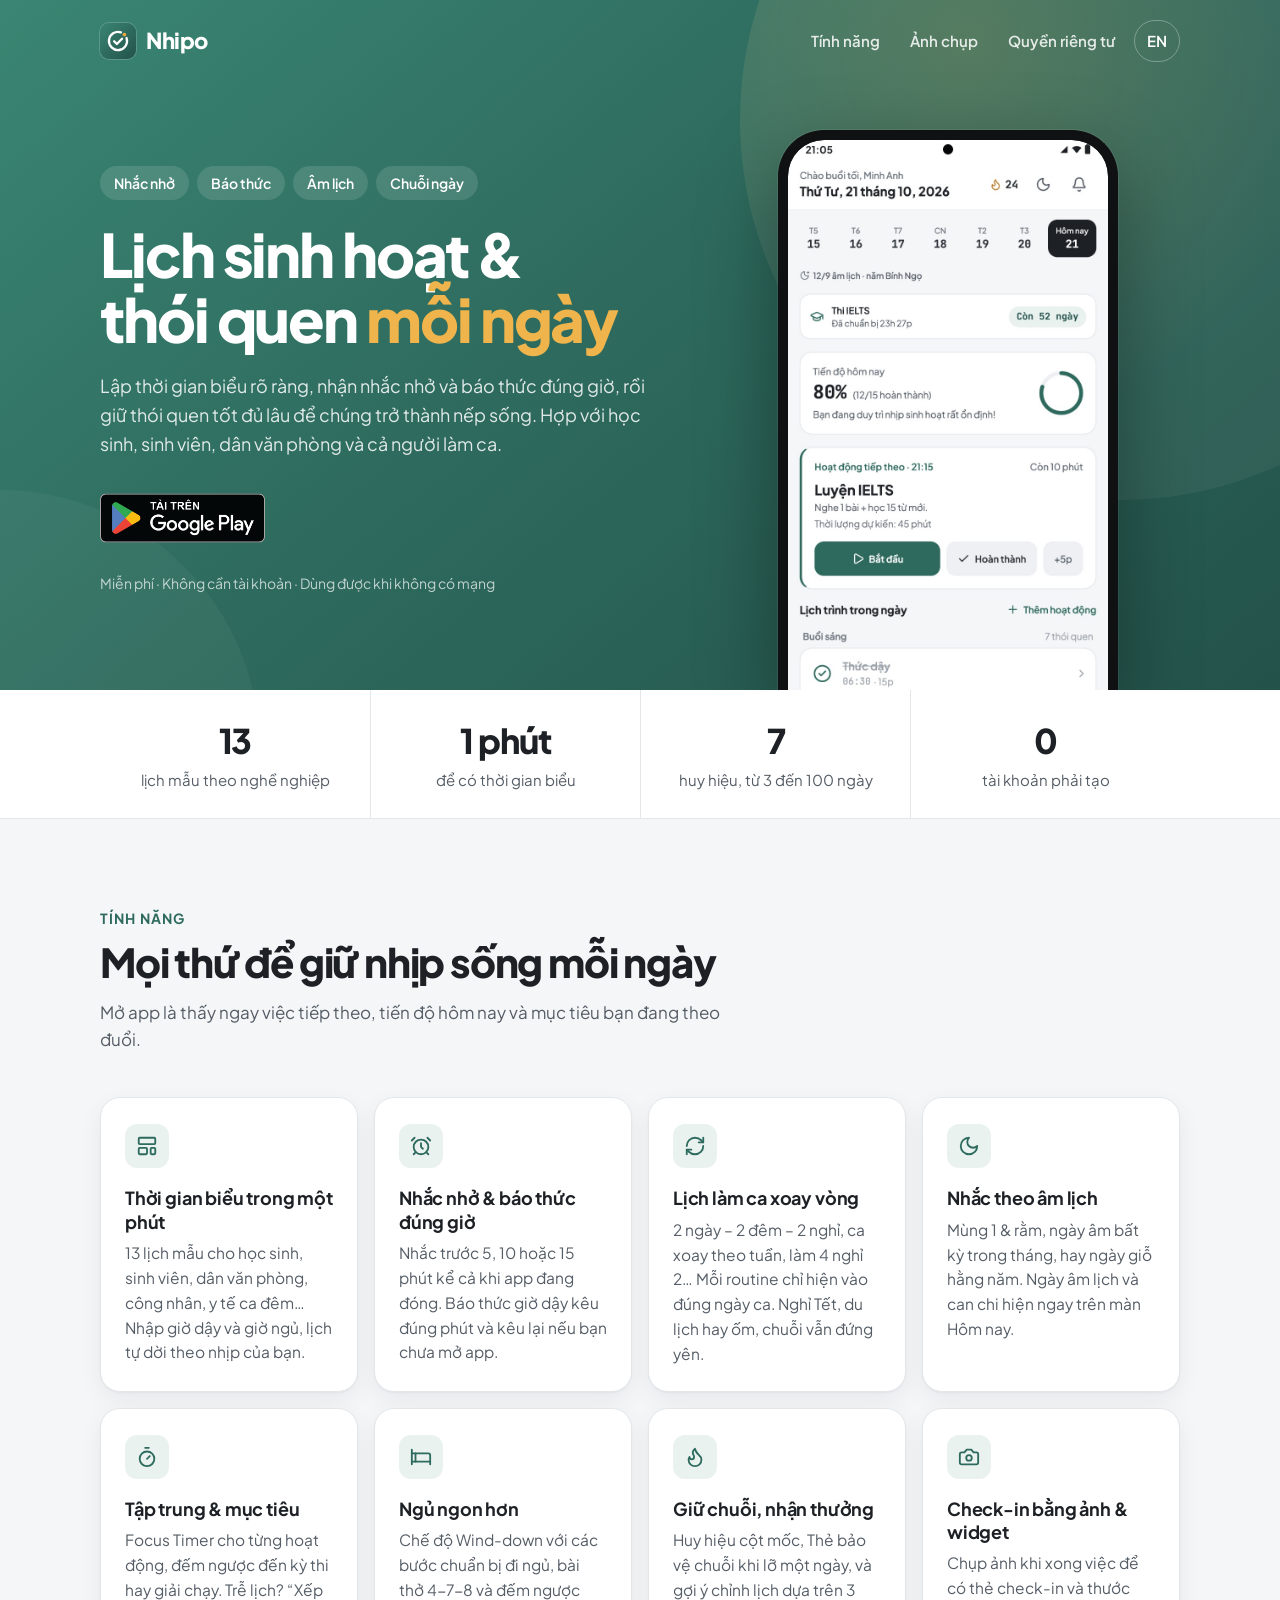
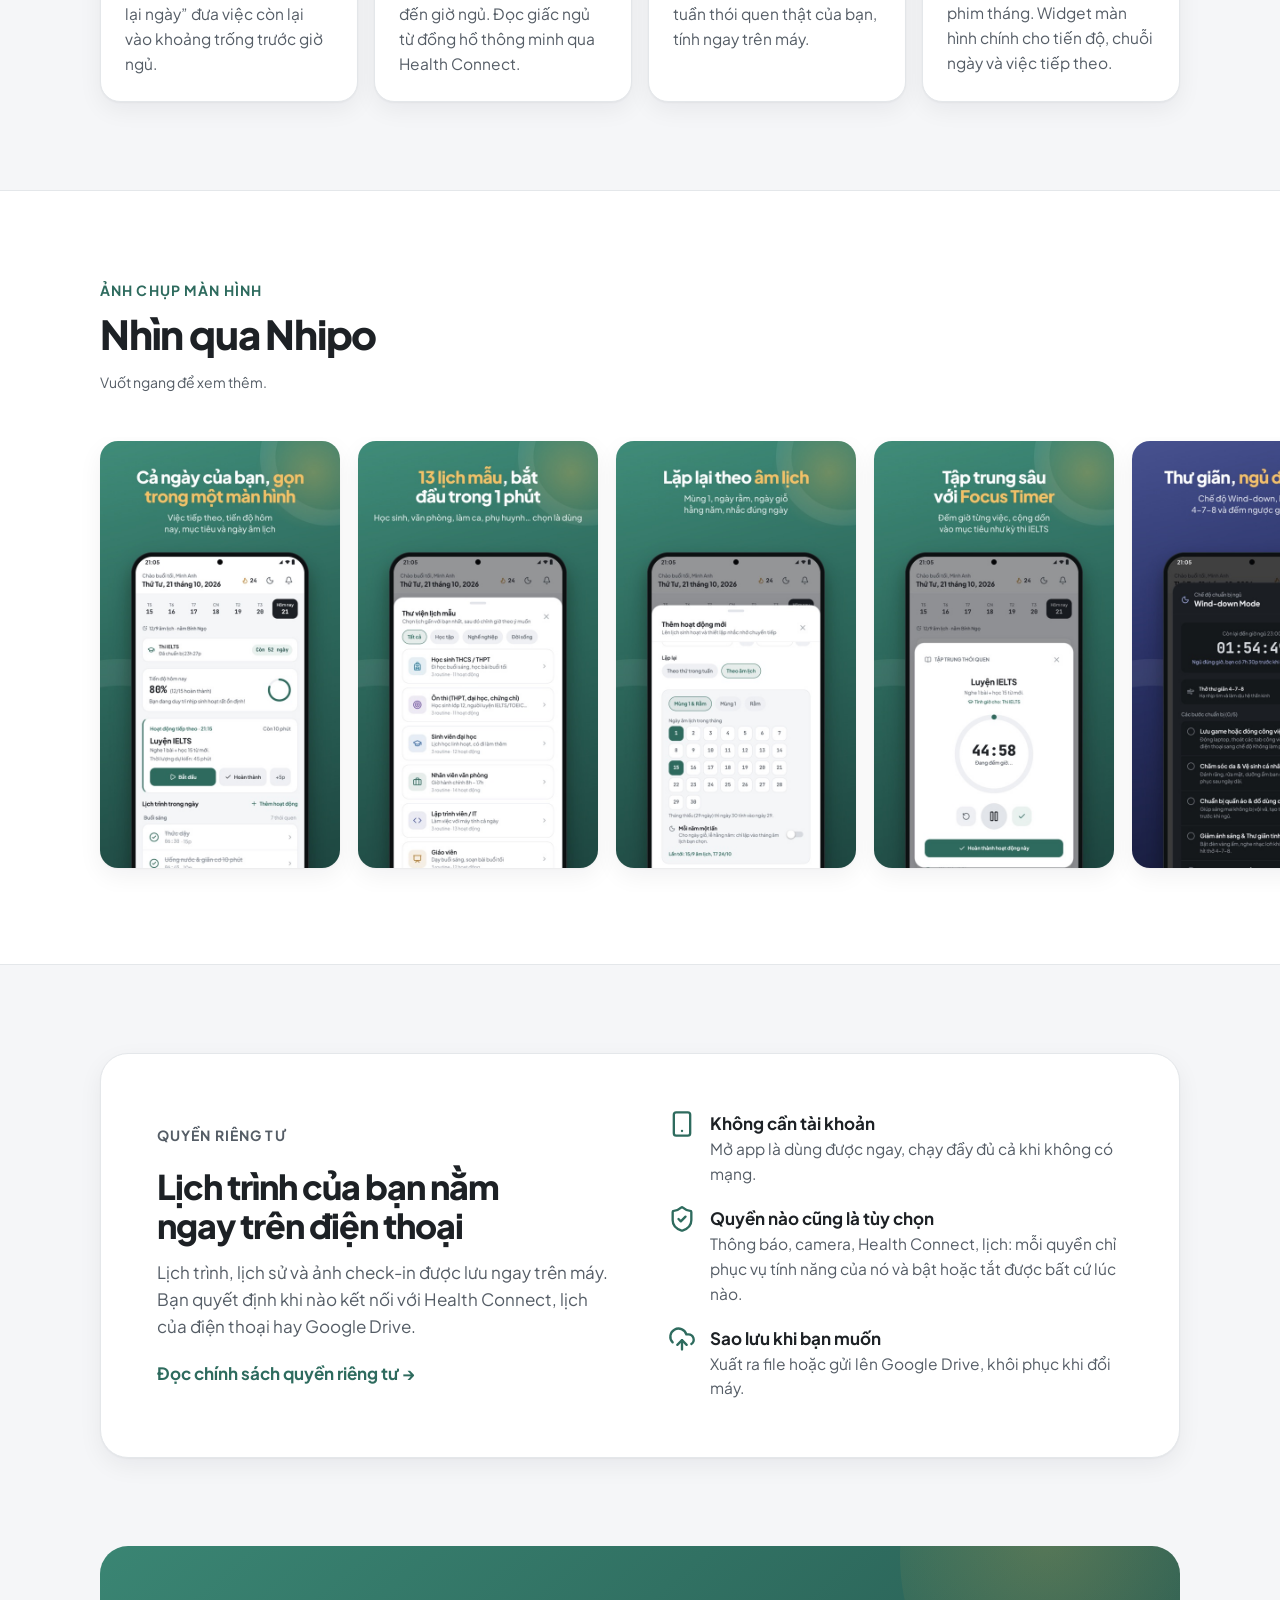
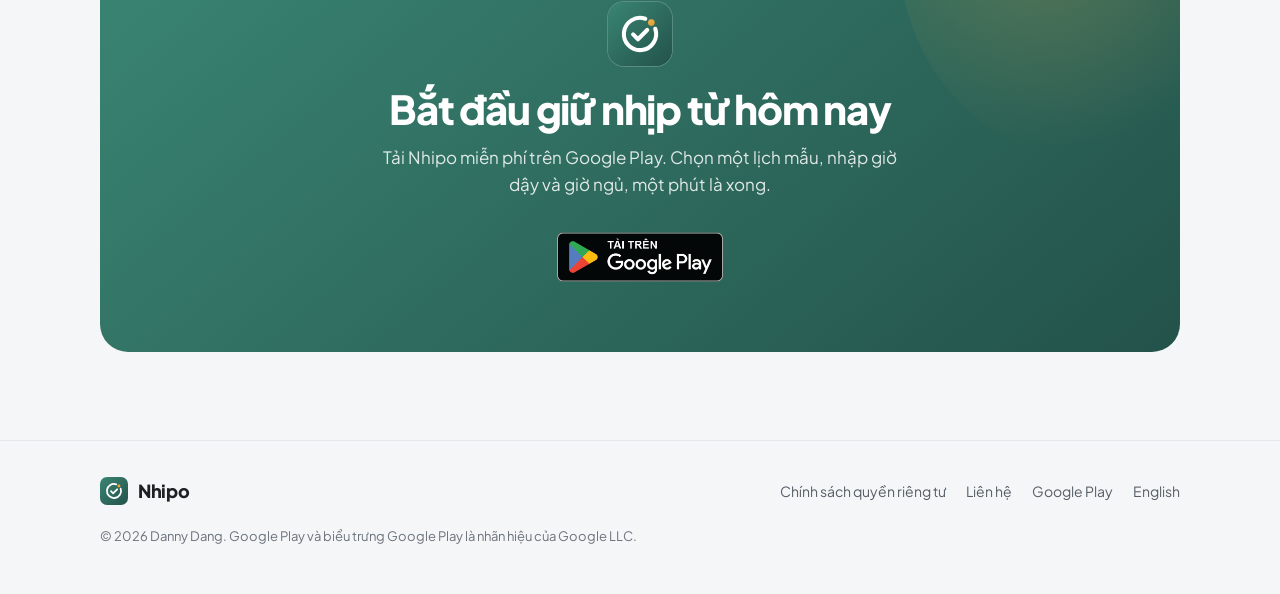
<file: index.html>
<!doctype html>
<html lang="vi">
<head>
  <meta charset="utf-8">
  <meta name="viewport" content="width=device-width, initial-scale=1">
  <title>Nhipo – Lịch sinh hoạt &amp; theo dõi thói quen mỗi ngày</title>
  <meta name="description" content="Nhipo giúp bạn lập thời gian biểu hằng ngày, nhận nhắc nhở và báo thức đúng giờ, theo dõi thói quen với chuỗi ngày và check-in bằng ảnh. Có lịch làm ca, nhắc theo âm lịch. Không cần tài khoản.">
  <link rel="canonical" href="https://llamas-laptrinh.github.io/">
  <link rel="alternate" hreflang="vi" href="https://llamas-laptrinh.github.io/">
  <link rel="alternate" hreflang="en" href="https://llamas-laptrinh.github.io/en/">
  <link rel="alternate" hreflang="x-default" href="https://llamas-laptrinh.github.io/">
  <meta name="theme-color" content="#2E6B5E">
  <link rel="icon" href="assets/icon.svg" type="image/svg+xml">
  <link rel="icon" href="favicon.png" sizes="32x32" type="image/png">
  <link rel="apple-touch-icon" href="assets/apple-touch-icon.png">

  <meta property="og:type" content="website">
  <meta property="og:site_name" content="Nhipo">
  <meta property="og:locale" content="vi_VN">
  <meta property="og:url" content="https://llamas-laptrinh.github.io/">
  <meta property="og:title" content="Nhipo – Lịch sinh hoạt &amp; thói quen mỗi ngày">
  <meta property="og:description" content="Thời gian biểu hằng ngày, nhắc nhở &amp; báo thức, theo dõi thói quen, lịch làm ca.">
  <meta property="og:image" content="https://llamas-laptrinh.github.io/assets/og-vi.jpg">
  <meta property="og:image:width" content="1024">
  <meta property="og:image:height" content="500">
  <meta name="twitter:card" content="summary_large_image">

  <link rel="preconnect" href="https://fonts.googleapis.com">
  <link rel="preconnect" href="https://fonts.gstatic.com" crossorigin>
  <link rel="stylesheet" href="https://fonts.googleapis.com/css2?family=Plus+Jakarta+Sans:wght@400;500;600;700;800&amp;display=swap">
  <link rel="stylesheet" href="assets/style.css">
</head>
<body>
  <a class="skip" href="#main">Bỏ qua đến nội dung</a>

  <header class="hero">
    <nav class="nav wrap" aria-label="Chính">
      <a class="brand" href="./">
        <img src="assets/icon.svg" alt="" width="36" height="36">
        Nhipo
      </a>
      <ul class="nav-links">
        <li class="hide-sm"><a href="#tinh-nang">Tính năng</a></li>
        <li class="hide-sm"><a href="#anh-chup">Ảnh chụp</a></li>
        <li class="hide-sm"><a href="#quyen-rieng-tu">Quyền riêng tư</a></li>
        <li><a class="lang" href="en/" hreflang="en" lang="en">EN</a></li>
      </ul>
    </nav>

    <div class="hero-grid wrap">
      <div class="hero-copy">
        <ul class="chips" aria-label="Điểm nổi bật">
          <li>Nhắc nhở</li>
          <li>Báo thức</li>
          <li>Âm lịch</li>
          <li>Chuỗi ngày</li>
        </ul>
        <h1>Lịch sinh hoạt &amp; thói quen <em>mỗi ngày</em></h1>
        <p class="lede">Lập thời gian biểu rõ ràng, nhận nhắc nhở và báo thức đúng giờ, rồi giữ thói quen tốt đủ lâu để chúng trở thành nếp sống. Hợp với học sinh, sinh viên, dân văn phòng và cả người làm ca.</p>
        <a class="store-badge" href="https://play.google.com/store/apps/details?id=com.dtddev.dailyroutine&amp;hl=vi">
          <img src="assets/google-play-vi.png" alt="Tải ứng dụng trên Google Play" width="646" height="250">
        </a>
        <p class="hero-meta">Miễn phí · Không cần tài khoản · Dùng được khi không có mạng</p>
      </div>
      <div class="phone-wrap">
        <div class="phone">
          <img src="assets/hero-vi.jpg" alt="Màn hình Hôm nay của Nhipo: tiến độ 80%, chuỗi 24 ngày, mục tiêu thi IELTS và hoạt động tiếp theo" width="756" height="1398">
        </div>
      </div>
    </div>
  </header>

  <main id="main">
    <div class="stats">
      <ul class="wrap">
        <li><strong>13</strong>lịch mẫu theo nghề nghiệp</li>
        <li><strong>1 phút</strong>để có thời gian biểu</li>
        <li><strong>7</strong>huy hiệu, từ 3 đến 100 ngày</li>
        <li><strong>0</strong>tài khoản phải tạo</li>
      </ul>
    </div>

    <section id="tinh-nang">
      <div class="wrap">
        <div class="section-head">
          <p class="eyebrow">Tính năng</p>
          <h2>Mọi thứ để giữ nhịp sống mỗi ngày</h2>
          <p>Mở app là thấy ngay việc tiếp theo, tiến độ hôm nay và mục tiêu bạn đang theo đuổi.</p>
        </div>

        <ul class="features">
          <li class="feature">
            <span class="icon"><svg viewBox="0 0 24 24" fill="none" stroke="currentColor" stroke-width="2" stroke-linecap="round" stroke-linejoin="round" aria-hidden="true"><rect width="18" height="7" x="3" y="3" rx="1"/><rect width="9" height="7" x="3" y="14" rx="1"/><rect width="5" height="7" x="16" y="14" rx="1"/></svg></span>
            <h3>Thời gian biểu trong một phút</h3>
            <p>13 lịch mẫu cho học sinh, sinh viên, dân văn phòng, công nhân, y tế ca đêm… Nhập giờ dậy và giờ ngủ, lịch tự dời theo nhịp của bạn.</p>
          </li>
          <li class="feature">
            <span class="icon"><svg viewBox="0 0 24 24" fill="none" stroke="currentColor" stroke-width="2" stroke-linecap="round" stroke-linejoin="round" aria-hidden="true"><circle cx="12" cy="13" r="8"/><path d="M12 9v4l2 2"/><path d="M5 3 2 6"/><path d="m22 6-3-3"/><path d="M6.38 18.7 4 21"/><path d="M17.64 18.67 20 21"/></svg></span>
            <h3>Nhắc nhở &amp; báo thức đúng giờ</h3>
            <p>Nhắc trước 5, 10 hoặc 15 phút kể cả khi app đang đóng. Báo thức giờ dậy kêu đúng phút và kêu lại nếu bạn chưa mở app.</p>
          </li>
          <li class="feature">
            <span class="icon"><svg viewBox="0 0 24 24" fill="none" stroke="currentColor" stroke-width="2" stroke-linecap="round" stroke-linejoin="round" aria-hidden="true"><path d="M3 12a9 9 0 0 1 9-9 9.75 9.75 0 0 1 6.74 2.74L21 8"/><path d="M21 3v5h-5"/><path d="M21 12a9 9 0 0 1-9 9 9.75 9.75 0 0 1-6.74-2.74L3 16"/><path d="M8 16H3v5"/></svg></span>
            <h3>Lịch làm ca xoay vòng</h3>
            <p>2 ngày – 2 đêm – 2 nghỉ, ca xoay theo tuần, làm 4 nghỉ 2… Mỗi routine chỉ hiện vào đúng ngày ca. Nghỉ Tết, du lịch hay ốm, chuỗi vẫn đứng yên.</p>
          </li>
          <li class="feature">
            <span class="icon"><svg viewBox="0 0 24 24" fill="none" stroke="currentColor" stroke-width="2" stroke-linecap="round" stroke-linejoin="round" aria-hidden="true"><path d="M12 3a6 6 0 0 0 9 9 9 9 0 1 1-9-9Z"/></svg></span>
            <h3>Nhắc theo âm lịch</h3>
            <p>Mùng 1 &amp; rằm, ngày âm bất kỳ trong tháng, hay ngày giỗ hằng năm. Ngày âm lịch và can chi hiện ngay trên màn Hôm nay.</p>
          </li>
          <li class="feature">
            <span class="icon"><svg viewBox="0 0 24 24" fill="none" stroke="currentColor" stroke-width="2" stroke-linecap="round" stroke-linejoin="round" aria-hidden="true"><line x1="10" x2="14" y1="2" y2="2"/><line x1="12" x2="15" y1="14" y2="11"/><circle cx="12" cy="14" r="8"/></svg></span>
            <h3>Tập trung &amp; mục tiêu</h3>
            <p>Focus Timer cho từng hoạt động, đếm ngược đến kỳ thi hay giải chạy. Trễ lịch? “Xếp lại ngày” đưa việc còn lại vào khoảng trống trước giờ ngủ.</p>
          </li>
          <li class="feature">
            <span class="icon"><svg viewBox="0 0 24 24" fill="none" stroke="currentColor" stroke-width="2" stroke-linecap="round" stroke-linejoin="round" aria-hidden="true"><path d="M2 4v16"/><path d="M2 8h18a2 2 0 0 1 2 2v10"/><path d="M2 17h20"/><path d="M6 8v9"/></svg></span>
            <h3>Ngủ ngon hơn</h3>
            <p>Chế độ Wind-down với các bước chuẩn bị đi ngủ, bài thở 4-7-8 và đếm ngược đến giờ ngủ. Đọc giấc ngủ từ đồng hồ thông minh qua Health Connect.</p>
          </li>
          <li class="feature">
            <span class="icon"><svg viewBox="0 0 24 24" fill="none" stroke="currentColor" stroke-width="2" stroke-linecap="round" stroke-linejoin="round" aria-hidden="true"><path d="M8.5 14.5A2.5 2.5 0 0 0 11 12c0-1.38-.5-2-1-3-1.072-2.143-.224-4.054 2-6 .5 2.5 2 4.9 4 6.5 2 1.6 3 3.5 3 5.5a7 7 0 1 1-14 0c0-1.153.433-2.294 1-3a2.5 2.5 0 0 0 2.5 2.5z"/></svg></span>
            <h3>Giữ chuỗi, nhận thưởng</h3>
            <p>Huy hiệu cột mốc, Thẻ bảo vệ chuỗi khi lỡ một ngày, và gợi ý chỉnh lịch dựa trên 3 tuần thói quen thật của bạn, tính ngay trên máy.</p>
          </li>
          <li class="feature">
            <span class="icon"><svg viewBox="0 0 24 24" fill="none" stroke="currentColor" stroke-width="2" stroke-linecap="round" stroke-linejoin="round" aria-hidden="true"><path d="M14.5 4h-5L7 7H4a2 2 0 0 0-2 2v9a2 2 0 0 0 2 2h16a2 2 0 0 0 2-2V9a2 2 0 0 0-2-2h-3l-2.5-3z"/><circle cx="12" cy="13" r="3"/></svg></span>
            <h3>Check-in bằng ảnh &amp; widget</h3>
            <p>Chụp ảnh khi xong việc để có thẻ check-in và thước phim tháng. Widget màn hình chính cho tiến độ, chuỗi ngày và việc tiếp theo.</p>
          </li>
        </ul>
      </div>
    </section>

    <section id="anh-chup" class="shots-section">
      <div class="wrap">
        <div class="section-head">
          <p class="eyebrow">Ảnh chụp màn hình</p>
          <h2>Nhìn qua Nhipo</h2>
          <p class="shots-hint">Vuốt ngang để xem thêm.</p>
        </div>
      </div>
      <ul class="shots" tabindex="0" aria-label="Ảnh chụp màn hình Nhipo">
        <li><img src="assets/shots/vi/1-today.jpg" alt="Màn hình Hôm nay" width="540" height="960" loading="lazy"></li>
        <li><img src="assets/shots/vi/2-templates.jpg" alt="Thư viện lịch mẫu" width="540" height="960" loading="lazy"></li>
        <li><img src="assets/shots/vi/3-lunar.jpg" alt="Lặp lại theo âm lịch" width="540" height="960" loading="lazy"></li>
        <li><img src="assets/shots/vi/4-focus.jpg" alt="Focus Timer" width="540" height="960" loading="lazy"></li>
        <li><img src="assets/shots/vi/5-winddown.jpg" alt="Chế độ Wind-down trước giờ ngủ" width="540" height="960" loading="lazy"></li>
        <li><img src="assets/shots/vi/6-streak.jpg" alt="Chuỗi ngày và thẻ bảo vệ chuỗi" width="540" height="960" loading="lazy"></li>
        <li><img src="assets/shots/vi/7-suggestions.jpg" alt="Gợi ý điều chỉnh lịch" width="540" height="960" loading="lazy"></li>
        <li><img src="assets/shots/vi/8-shifts.jpg" alt="Lịch ca xoay vòng" width="540" height="960" loading="lazy"></li>
      </ul>
    </section>

    <section id="quyen-rieng-tu">
      <div class="wrap">
        <div class="privacy">
          <div>
            <p class="eyebrow">Quyền riêng tư</p>
            <h2>Lịch trình của bạn nằm ngay trên điện thoại</h2>
            <p>Lịch trình, lịch sử và ảnh check-in được lưu ngay trên máy. Bạn quyết định khi nào kết nối với Health Connect, lịch của điện thoại hay Google Drive.</p>
            <a class="link-arrow" href="https://sites.google.com/view/dtd-solutions-policy/home">Đọc chính sách quyền riêng tư →</a>
          </div>
          <ul class="checks">
            <li>
              <svg viewBox="0 0 24 24" fill="none" stroke="currentColor" stroke-width="2" stroke-linecap="round" stroke-linejoin="round" aria-hidden="true"><rect width="14" height="20" x="5" y="2" rx="2" ry="2"/><path d="M12 18h.01"/></svg>
              <span><strong>Không cần tài khoản</strong>Mở app là dùng được ngay, chạy đầy đủ cả khi không có mạng.</span>
            </li>
            <li>
              <svg viewBox="0 0 24 24" fill="none" stroke="currentColor" stroke-width="2" stroke-linecap="round" stroke-linejoin="round" aria-hidden="true"><path d="M20 13c0 5-3.5 7.5-7.66 8.95a1 1 0 0 1-.67-.01C7.5 20.5 4 18 4 13V6a1 1 0 0 1 1-1c2 0 4.5-1.2 6.24-2.72a1.17 1.17 0 0 1 1.52 0C14.51 3.81 17 5 19 5a1 1 0 0 1 1 1z"/><path d="m9 12 2 2 4-4"/></svg>
              <span><strong>Quyền nào cũng là tùy chọn</strong>Thông báo, camera, Health Connect, lịch: mỗi quyền chỉ phục vụ tính năng của nó và bật hoặc tắt được bất cứ lúc nào.</span>
            </li>
            <li>
              <svg viewBox="0 0 24 24" fill="none" stroke="currentColor" stroke-width="2" stroke-linecap="round" stroke-linejoin="round" aria-hidden="true"><path d="M12 13v8"/><path d="M4 14.899A7 7 0 1 1 15.71 8h1.79a4.5 4.5 0 0 1 2.5 8.242"/><path d="m8 17 4-4 4 4"/></svg>
              <span><strong>Sao lưu khi bạn muốn</strong>Xuất ra file hoặc gửi lên Google Drive, khôi phục khi đổi máy.</span>
            </li>
          </ul>
        </div>
      </div>
    </section>

    <section class="cta">
      <div class="wrap">
        <div class="cta-box">
          <img class="mark" src="assets/icon.svg" alt="" width="64" height="64">
          <h2>Bắt đầu giữ nhịp từ hôm nay</h2>
          <p>Tải Nhipo miễn phí trên Google Play. Chọn một lịch mẫu, nhập giờ dậy và giờ ngủ, một phút là xong.</p>
          <a class="store-badge" href="https://play.google.com/store/apps/details?id=com.dtddev.dailyroutine&amp;hl=vi">
            <img src="assets/google-play-vi.png" alt="Tải ứng dụng trên Google Play" width="646" height="250">
          </a>
        </div>
      </div>
    </section>
  </main>

  <footer>
    <div class="wrap">
      <div class="foot">
        <a class="brand" href="./">
          <img src="assets/icon.svg" alt="" width="28" height="28">
          Nhipo
        </a>
        <ul>
          <li><a href="https://sites.google.com/view/dtd-solutions-policy/home">Chính sách quyền riêng tư</a></li>
          <li><a href="mailto:dtd.dev98@gmail.com">Liên hệ</a></li>
          <li><a href="https://play.google.com/store/apps/details?id=com.dtddev.dailyroutine&amp;hl=vi">Google Play</a></li>
          <li><a href="en/" hreflang="en" lang="en">English</a></li>
        </ul>
      </div>
      <p class="legal">© 2026 Danny Dang. Google Play và biểu trưng Google Play là nhãn hiệu của Google LLC.</p>
    </div>
  </footer>
</body>
</html>
</file>
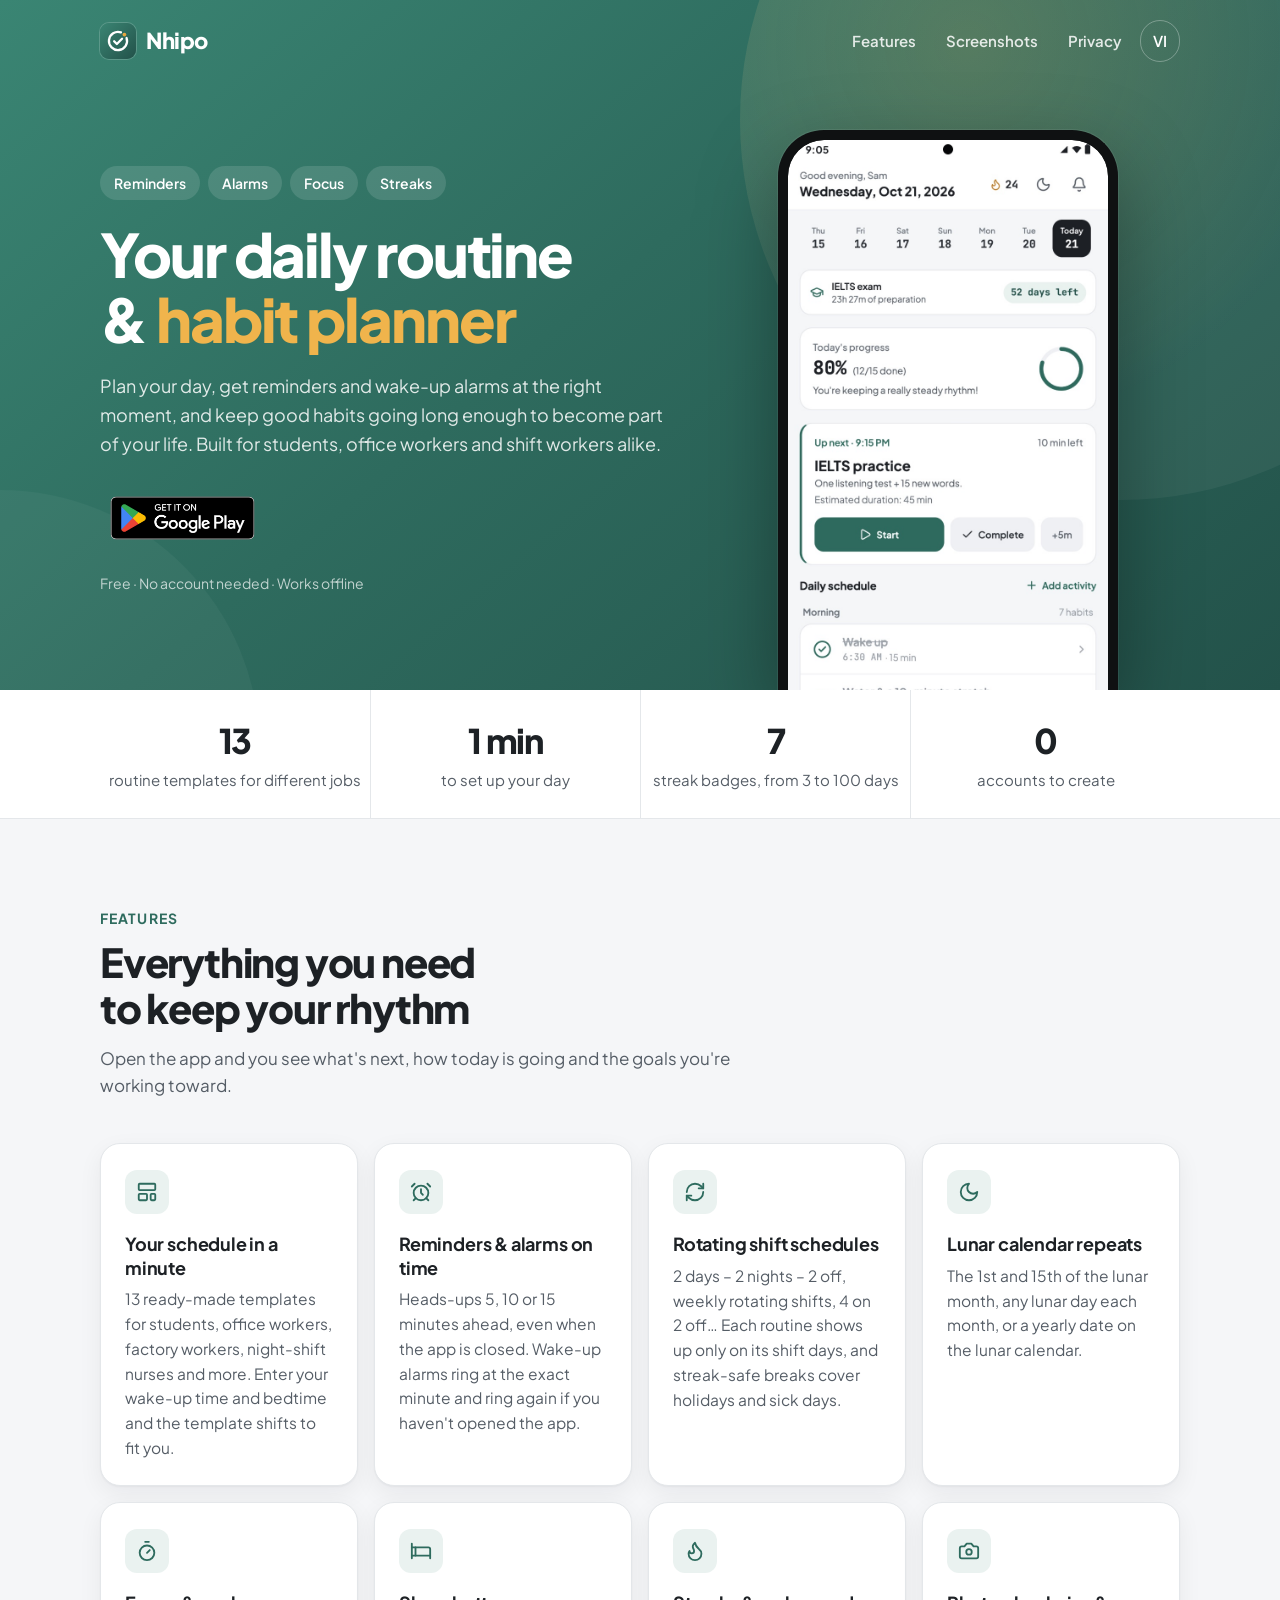
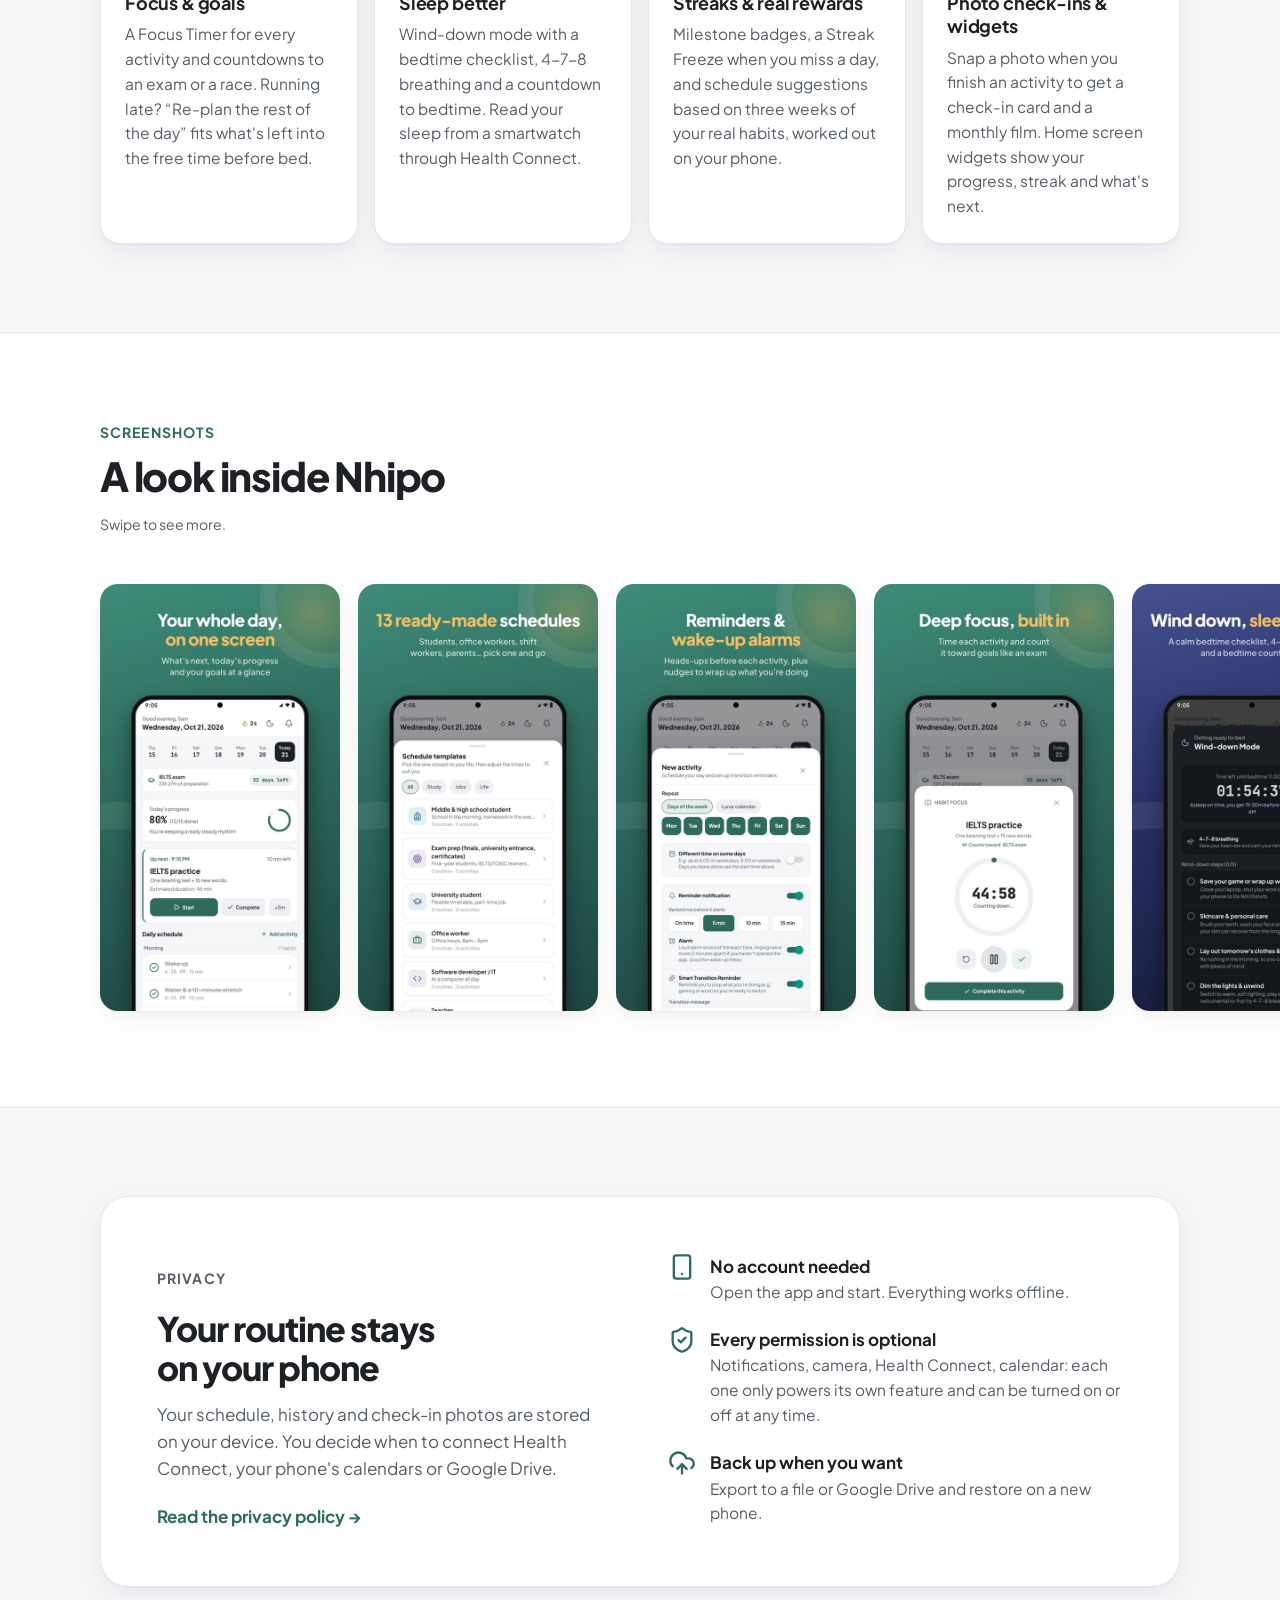
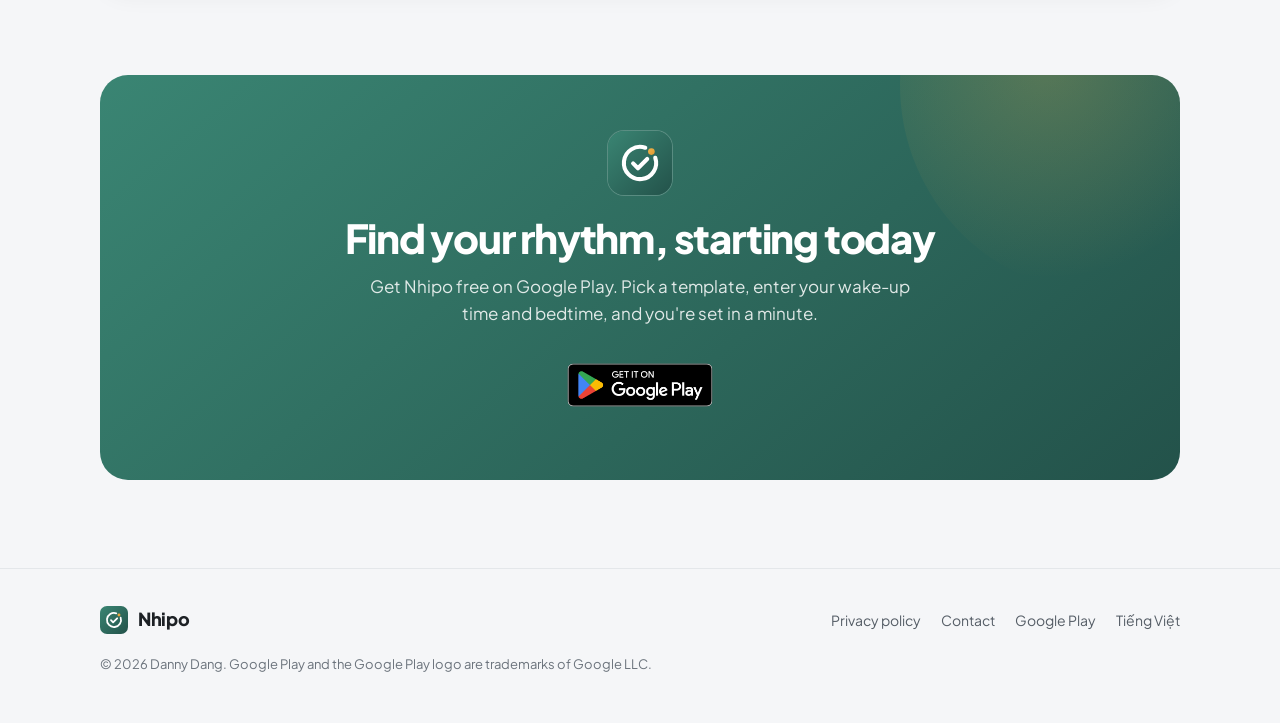
<file: en/index.html>
<!doctype html>
<html lang="en">
<head>
  <meta charset="utf-8">
  <meta name="viewport" content="width=device-width, initial-scale=1">
  <title>Nhipo – Daily Routine Planner &amp; Habit Tracker</title>
  <meta name="description" content="Nhipo helps you plan your day, get reminders and wake-up alarms on time, and build habits with streaks and photo check-ins. Rotating shift schedules and lunar calendar repeats. No account needed.">
  <link rel="canonical" href="https://llamas-laptrinh.github.io/en/">
  <link rel="alternate" hreflang="vi" href="https://llamas-laptrinh.github.io/">
  <link rel="alternate" hreflang="en" href="https://llamas-laptrinh.github.io/en/">
  <link rel="alternate" hreflang="x-default" href="https://llamas-laptrinh.github.io/">
  <meta name="theme-color" content="#2E6B5E">
  <link rel="icon" href="../assets/icon.svg" type="image/svg+xml">
  <link rel="icon" href="../favicon.png" sizes="32x32" type="image/png">
  <link rel="apple-touch-icon" href="../assets/apple-touch-icon.png">

  <meta property="og:type" content="website">
  <meta property="og:site_name" content="Nhipo">
  <meta property="og:locale" content="en_US">
  <meta property="og:url" content="https://llamas-laptrinh.github.io/en/">
  <meta property="og:title" content="Nhipo – Your daily routine &amp; habit planner">
  <meta property="og:description" content="Daily routine planner &amp; habit tracker with alarms, photo check-ins and streaks.">
  <meta property="og:image" content="https://llamas-laptrinh.github.io/assets/og-en.jpg">
  <meta property="og:image:width" content="1024">
  <meta property="og:image:height" content="500">
  <meta name="twitter:card" content="summary_large_image">

  <link rel="preconnect" href="https://fonts.googleapis.com">
  <link rel="preconnect" href="https://fonts.gstatic.com" crossorigin>
  <link rel="stylesheet" href="https://fonts.googleapis.com/css2?family=Plus+Jakarta+Sans:wght@400;500;600;700;800&amp;display=swap">
  <link rel="stylesheet" href="../assets/style.css">
</head>
<body>
  <a class="skip" href="#main">Skip to content</a>

  <header class="hero">
    <nav class="nav wrap" aria-label="Main">
      <a class="brand" href="./">
        <img src="../assets/icon.svg" alt="" width="36" height="36">
        Nhipo
      </a>
      <ul class="nav-links">
        <li class="hide-sm"><a href="#features">Features</a></li>
        <li class="hide-sm"><a href="#screenshots">Screenshots</a></li>
        <li class="hide-sm"><a href="#privacy">Privacy</a></li>
        <li><a class="lang" href="../" hreflang="vi" lang="vi">VI</a></li>
      </ul>
    </nav>

    <div class="hero-grid wrap">
      <div class="hero-copy">
        <ul class="chips" aria-label="Highlights">
          <li>Reminders</li>
          <li>Alarms</li>
          <li>Focus</li>
          <li>Streaks</li>
        </ul>
        <h1>Your daily routine &amp; <em>habit planner</em></h1>
        <p class="lede">Plan your day, get reminders and wake-up alarms at the right moment, and keep good habits going long enough to become part of your life. Built for students, office workers and shift workers alike.</p>
        <a class="store-badge" href="https://play.google.com/store/apps/details?id=com.dtddev.dailyroutine&amp;hl=en">
          <img src="../assets/google-play-en.png" alt="Get it on Google Play" width="646" height="250">
        </a>
        <p class="hero-meta">Free · No account needed · Works offline</p>
      </div>
      <div class="phone-wrap">
        <div class="phone">
          <img src="../assets/hero-en.jpg" alt="Nhipo's Today screen: 80% progress, a 24-day streak, an IELTS exam countdown and the next activity" width="756" height="1398">
        </div>
      </div>
    </div>
  </header>

  <main id="main">
    <div class="stats">
      <ul class="wrap">
        <li><strong>13</strong>routine templates for different jobs</li>
        <li><strong>1 min</strong>to set up your day</li>
        <li><strong>7</strong>streak badges, from 3 to 100 days</li>
        <li><strong>0</strong>accounts to create</li>
      </ul>
    </div>

    <section id="features">
      <div class="wrap">
        <div class="section-head">
          <p class="eyebrow">Features</p>
          <h2>Everything you need to keep your rhythm</h2>
          <p>Open the app and you see what's next, how today is going and the goals you're working toward.</p>
        </div>

        <ul class="features">
          <li class="feature">
            <span class="icon"><svg viewBox="0 0 24 24" fill="none" stroke="currentColor" stroke-width="2" stroke-linecap="round" stroke-linejoin="round" aria-hidden="true"><rect width="18" height="7" x="3" y="3" rx="1"/><rect width="9" height="7" x="3" y="14" rx="1"/><rect width="5" height="7" x="16" y="14" rx="1"/></svg></span>
            <h3>Your schedule in a minute</h3>
            <p>13 ready-made templates for students, office workers, factory workers, night-shift nurses and more. Enter your wake-up time and bedtime and the template shifts to fit you.</p>
          </li>
          <li class="feature">
            <span class="icon"><svg viewBox="0 0 24 24" fill="none" stroke="currentColor" stroke-width="2" stroke-linecap="round" stroke-linejoin="round" aria-hidden="true"><circle cx="12" cy="13" r="8"/><path d="M12 9v4l2 2"/><path d="M5 3 2 6"/><path d="m22 6-3-3"/><path d="M6.38 18.7 4 21"/><path d="M17.64 18.67 20 21"/></svg></span>
            <h3>Reminders &amp; alarms on time</h3>
            <p>Heads-ups 5, 10 or 15 minutes ahead, even when the app is closed. Wake-up alarms ring at the exact minute and ring again if you haven't opened the app.</p>
          </li>
          <li class="feature">
            <span class="icon"><svg viewBox="0 0 24 24" fill="none" stroke="currentColor" stroke-width="2" stroke-linecap="round" stroke-linejoin="round" aria-hidden="true"><path d="M3 12a9 9 0 0 1 9-9 9.75 9.75 0 0 1 6.74 2.74L21 8"/><path d="M21 3v5h-5"/><path d="M21 12a9 9 0 0 1-9 9 9.75 9.75 0 0 1-6.74-2.74L3 16"/><path d="M8 16H3v5"/></svg></span>
            <h3>Rotating shift schedules</h3>
            <p>2 days – 2 nights – 2 off, weekly rotating shifts, 4 on 2 off… Each routine shows up only on its shift days, and streak-safe breaks cover holidays and sick days.</p>
          </li>
          <li class="feature">
            <span class="icon"><svg viewBox="0 0 24 24" fill="none" stroke="currentColor" stroke-width="2" stroke-linecap="round" stroke-linejoin="round" aria-hidden="true"><path d="M12 3a6 6 0 0 0 9 9 9 9 0 1 1-9-9Z"/></svg></span>
            <h3>Lunar calendar repeats</h3>
            <p>The 1st and 15th of the lunar month, any lunar day each month, or a yearly date on the lunar calendar.</p>
          </li>
          <li class="feature">
            <span class="icon"><svg viewBox="0 0 24 24" fill="none" stroke="currentColor" stroke-width="2" stroke-linecap="round" stroke-linejoin="round" aria-hidden="true"><line x1="10" x2="14" y1="2" y2="2"/><line x1="12" x2="15" y1="14" y2="11"/><circle cx="12" cy="14" r="8"/></svg></span>
            <h3>Focus &amp; goals</h3>
            <p>A Focus Timer for every activity and countdowns to an exam or a race. Running late? “Re-plan the rest of the day” fits what's left into the free time before bed.</p>
          </li>
          <li class="feature">
            <span class="icon"><svg viewBox="0 0 24 24" fill="none" stroke="currentColor" stroke-width="2" stroke-linecap="round" stroke-linejoin="round" aria-hidden="true"><path d="M2 4v16"/><path d="M2 8h18a2 2 0 0 1 2 2v10"/><path d="M2 17h20"/><path d="M6 8v9"/></svg></span>
            <h3>Sleep better</h3>
            <p>Wind-down mode with a bedtime checklist, 4-7-8 breathing and a countdown to bedtime. Read your sleep from a smartwatch through Health Connect.</p>
          </li>
          <li class="feature">
            <span class="icon"><svg viewBox="0 0 24 24" fill="none" stroke="currentColor" stroke-width="2" stroke-linecap="round" stroke-linejoin="round" aria-hidden="true"><path d="M8.5 14.5A2.5 2.5 0 0 0 11 12c0-1.38-.5-2-1-3-1.072-2.143-.224-4.054 2-6 .5 2.5 2 4.9 4 6.5 2 1.6 3 3.5 3 5.5a7 7 0 1 1-14 0c0-1.153.433-2.294 1-3a2.5 2.5 0 0 0 2.5 2.5z"/></svg></span>
            <h3>Streaks &amp; real rewards</h3>
            <p>Milestone badges, a Streak Freeze when you miss a day, and schedule suggestions based on three weeks of your real habits, worked out on your phone.</p>
          </li>
          <li class="feature">
            <span class="icon"><svg viewBox="0 0 24 24" fill="none" stroke="currentColor" stroke-width="2" stroke-linecap="round" stroke-linejoin="round" aria-hidden="true"><path d="M14.5 4h-5L7 7H4a2 2 0 0 0-2 2v9a2 2 0 0 0 2 2h16a2 2 0 0 0 2-2V9a2 2 0 0 0-2-2h-3l-2.5-3z"/><circle cx="12" cy="13" r="3"/></svg></span>
            <h3>Photo check-ins &amp; widgets</h3>
            <p>Snap a photo when you finish an activity to get a check-in card and a monthly film. Home screen widgets show your progress, streak and what's next.</p>
          </li>
        </ul>
      </div>
    </section>

    <section id="screenshots" class="shots-section">
      <div class="wrap">
        <div class="section-head">
          <p class="eyebrow">Screenshots</p>
          <h2>A look inside Nhipo</h2>
          <p class="shots-hint">Swipe to see more.</p>
        </div>
      </div>
      <ul class="shots" tabindex="0" aria-label="Nhipo screenshots">
        <li><img src="../assets/shots/en/1-today.jpg" alt="Today screen" width="540" height="960" loading="lazy"></li>
        <li><img src="../assets/shots/en/2-templates.jpg" alt="Schedule templates" width="540" height="960" loading="lazy"></li>
        <li><img src="../assets/shots/en/3-alarm.jpg" alt="Reminders and alarms" width="540" height="960" loading="lazy"></li>
        <li><img src="../assets/shots/en/4-focus.jpg" alt="Focus Timer" width="540" height="960" loading="lazy"></li>
        <li><img src="../assets/shots/en/5-winddown.jpg" alt="Wind-down before bed" width="540" height="960" loading="lazy"></li>
        <li><img src="../assets/shots/en/6-streak.jpg" alt="Streak and Streak Freeze" width="540" height="960" loading="lazy"></li>
        <li><img src="../assets/shots/en/7-suggestions.jpg" alt="Schedule suggestions" width="540" height="960" loading="lazy"></li>
        <li><img src="../assets/shots/en/8-shifts.jpg" alt="Rotating shifts" width="540" height="960" loading="lazy"></li>
      </ul>
    </section>

    <section id="privacy">
      <div class="wrap">
        <div class="privacy">
          <div>
            <p class="eyebrow">Privacy</p>
            <h2>Your routine stays on your phone</h2>
            <p>Your schedule, history and check-in photos are stored on your device. You decide when to connect Health Connect, your phone's calendars or Google Drive.</p>
            <a class="link-arrow" href="https://sites.google.com/view/dtd-solutions-policy/home">Read the privacy policy →</a>
          </div>
          <ul class="checks">
            <li>
              <svg viewBox="0 0 24 24" fill="none" stroke="currentColor" stroke-width="2" stroke-linecap="round" stroke-linejoin="round" aria-hidden="true"><rect width="14" height="20" x="5" y="2" rx="2" ry="2"/><path d="M12 18h.01"/></svg>
              <span><strong>No account needed</strong>Open the app and start. Everything works offline.</span>
            </li>
            <li>
              <svg viewBox="0 0 24 24" fill="none" stroke="currentColor" stroke-width="2" stroke-linecap="round" stroke-linejoin="round" aria-hidden="true"><path d="M20 13c0 5-3.5 7.5-7.66 8.95a1 1 0 0 1-.67-.01C7.5 20.5 4 18 4 13V6a1 1 0 0 1 1-1c2 0 4.5-1.2 6.24-2.72a1.17 1.17 0 0 1 1.52 0C14.51 3.81 17 5 19 5a1 1 0 0 1 1 1z"/><path d="m9 12 2 2 4-4"/></svg>
              <span><strong>Every permission is optional</strong>Notifications, camera, Health Connect, calendar: each one only powers its own feature and can be turned on or off at any time.</span>
            </li>
            <li>
              <svg viewBox="0 0 24 24" fill="none" stroke="currentColor" stroke-width="2" stroke-linecap="round" stroke-linejoin="round" aria-hidden="true"><path d="M12 13v8"/><path d="M4 14.899A7 7 0 1 1 15.71 8h1.79a4.5 4.5 0 0 1 2.5 8.242"/><path d="m8 17 4-4 4 4"/></svg>
              <span><strong>Back up when you want</strong>Export to a file or Google Drive and restore on a new phone.</span>
            </li>
          </ul>
        </div>
      </div>
    </section>

    <section class="cta">
      <div class="wrap">
        <div class="cta-box">
          <img class="mark" src="../assets/icon.svg" alt="" width="64" height="64">
          <h2>Find your rhythm, starting today</h2>
          <p>Get Nhipo free on Google Play. Pick a template, enter your wake-up time and bedtime, and you're set in a minute.</p>
          <a class="store-badge" href="https://play.google.com/store/apps/details?id=com.dtddev.dailyroutine&amp;hl=en">
            <img src="../assets/google-play-en.png" alt="Get it on Google Play" width="646" height="250">
          </a>
        </div>
      </div>
    </section>
  </main>

  <footer>
    <div class="wrap">
      <div class="foot">
        <a class="brand" href="./">
          <img src="../assets/icon.svg" alt="" width="28" height="28">
          Nhipo
        </a>
        <ul>
          <li><a href="https://sites.google.com/view/dtd-solutions-policy/home">Privacy policy</a></li>
          <li><a href="mailto:dtd.dev98@gmail.com">Contact</a></li>
          <li><a href="https://play.google.com/store/apps/details?id=com.dtddev.dailyroutine&amp;hl=en">Google Play</a></li>
          <li><a href="../" hreflang="vi" lang="vi">Tiếng Việt</a></li>
        </ul>
      </div>
      <p class="legal">© 2026 Danny Dang. Google Play and the Google Play logo are trademarks of Google LLC.</p>
    </div>
  </footer>
</body>
</html>
</file>
<file: assets/style.css>
/* Nhipo website — colors and type follow the app (src/theme/theme.ts, assets/brand). */

:root {
  --brand: #2e6b5e;
  --brand-light: #3a8573;
  --brand-dark: #23524a;
  --sun: #f0b44c;
  --sun-dark: #e0982f;

  --bg: #f5f6f8;
  --surface: #ffffff;
  --text: #1d2125;
  --text-2: #555d66;
  --muted: #6b737c;
  --border: #e4e7ea;
  --ink: #2e6b5e;
  --soft: #eaf2f0;
  --shadow: 0 1px 2px rgb(16 24 32 / 0.04), 0 8px 24px rgb(16 24 32 / 0.06);

  --radius: 20px;
  --gutter: 20px;
  --max: 1120px;

  color-scheme: light;
}

@media (prefers-color-scheme: dark) {
  :root:not([data-theme="light"]) {
    --bg: #111315;
    --surface: #181b1e;
    --text: #e7e9ec;
    --text-2: #a9b0b8;
    --muted: #8e959e;
    --border: #262a2e;
    --ink: #7fc3b2;
    --soft: rgb(127 195 178 / 0.12);
    --shadow: 0 1px 2px rgb(0 0 0 / 0.3), 0 8px 24px rgb(0 0 0 / 0.25);
    color-scheme: dark;
  }
}

:root[data-theme="dark"] {
  --bg: #111315;
  --surface: #181b1e;
  --text: #e7e9ec;
  --text-2: #a9b0b8;
  --muted: #8e959e;
  --border: #262a2e;
  --ink: #7fc3b2;
  --soft: rgb(127 195 178 / 0.12);
  --shadow: 0 1px 2px rgb(0 0 0 / 0.3), 0 8px 24px rgb(0 0 0 / 0.25);
  color-scheme: dark;
}

*,
*::before,
*::after {
  box-sizing: border-box;
}

html {
  scroll-behavior: smooth;
  -webkit-text-size-adjust: 100%;
}

body {
  margin: 0;
  background: var(--bg);
  color: var(--text);
  font-family: "Plus Jakarta Sans", system-ui, -apple-system, "Segoe UI", Roboto, sans-serif;
  font-size: 17px;
  line-height: 1.6;
  -webkit-font-smoothing: antialiased;
}

img {
  max-width: 100%;
  height: auto;
  display: block;
}

a {
  color: var(--ink);
  text-underline-offset: 3px;
}

:focus-visible {
  outline: 3px solid var(--sun);
  outline-offset: 3px;
  border-radius: 6px;
}

.wrap {
  max-width: var(--max);
  margin: 0 auto;
  padding: 0 var(--gutter);
}

.skip {
  position: absolute;
  left: -9999px;
}
.skip:focus {
  left: 16px;
  top: 16px;
  z-index: 10;
  background: #fff;
  color: var(--brand-dark);
  padding: 8px 14px;
  border-radius: 8px;
}

/* ---------- Hero ---------- */

.hero {
  position: relative;
  overflow: hidden;
  color: #fff;
  background: linear-gradient(140deg, var(--brand-light) 0%, var(--brand) 45%, var(--brand-dark) 100%);
}

/* The soft rings from the feature graphic */
.hero::before,
.hero::after {
  content: "";
  position: absolute;
  border-radius: 50%;
  pointer-events: none;
}
.hero::before {
  width: 760px;
  height: 760px;
  right: -220px;
  top: -260px;
  background: radial-gradient(circle at 30% 40%, rgb(240 180 76 / 0.16), transparent 55%), rgb(255 255 255 / 0.05);
}
.hero::after {
  width: 520px;
  height: 520px;
  left: -260px;
  bottom: -320px;
  background: rgb(255 255 255 / 0.04);
}

.nav {
  position: relative;
  z-index: 2;
  display: flex;
  align-items: center;
  justify-content: space-between;
  gap: 16px;
  padding-top: 20px;
  padding-bottom: 20px;
}

.brand {
  display: inline-flex;
  align-items: center;
  gap: 10px;
  color: #fff;
  text-decoration: none;
  font-weight: 800;
  font-size: 22px;
  letter-spacing: -0.02em;
}
.brand img {
  width: 36px;
  height: 36px;
  border-radius: 9px;
  box-shadow: 0 0 0 1px rgb(255 255 255 / 0.18);
}

.nav-links {
  display: flex;
  align-items: center;
  gap: 6px;
  margin: 0;
  padding: 0;
  list-style: none;
}
.nav-links a {
  display: inline-block;
  padding: 8px 12px;
  border-radius: 999px;
  color: rgb(255 255 255 / 0.85);
  text-decoration: none;
  font-weight: 600;
  font-size: 15px;
}
.nav-links a:hover {
  color: #fff;
  background: rgb(255 255 255 / 0.1);
}
.nav-links .lang {
  border: 1px solid rgb(255 255 255 / 0.3);
  color: #fff;
}

.hero-grid {
  position: relative;
  z-index: 1;
  display: grid;
  grid-template-columns: 1fr;
  gap: 40px;
  padding-top: 32px;
}

.hero-copy {
  padding-bottom: 8px;
}

.chips {
  display: flex;
  flex-wrap: wrap;
  gap: 8px;
  margin: 0 0 22px;
  padding: 0;
  list-style: none;
}
.chips li {
  padding: 6px 14px;
  border-radius: 999px;
  background: rgb(255 255 255 / 0.12);
  font-size: 14px;
  font-weight: 600;
}

.hero h1 {
  margin: 0;
  font-size: clamp(36px, 7vw, 60px);
  line-height: 1.08;
  font-weight: 800;
  letter-spacing: -0.035em;
  text-wrap: balance;
}
.hero h1 em {
  font-style: normal;
  color: var(--sun);
}

.lede {
  max-width: 34em;
  margin: 20px 0 28px;
  font-size: 18px;
  color: rgb(255 255 255 / 0.85);
}

.store-badge {
  display: inline-block;
  border-radius: 10px;
}
.store-badge img {
  height: 64px;
  width: auto;
}

.hero-meta {
  margin: 14px 0 0;
  font-size: 14px;
  color: rgb(255 255 255 / 0.7);
}

.phone-wrap {
  display: flex;
  justify-content: center;
  align-items: flex-end;
}

/* A CSS phone around the real app screen; the hero's bottom edge cuts it off. */
.phone {
  width: min(300px, 78vw);
  height: 400px;
  overflow: hidden;
  border: 10px solid #0f1112;
  border-bottom: 0;
  border-radius: 46px 46px 0 0;
  background: #0f1112;
  box-shadow: 0 30px 80px rgb(0 0 0 / 0.35), 0 0 0 1px rgb(255 255 255 / 0.08);
}
.phone img {
  width: 100%;
  border-radius: 36px 36px 0 0;
}

@media (min-width: 900px) {
  .hero-grid {
    grid-template-columns: 1.1fr 0.9fr;
    align-items: end;
    gap: 48px;
    padding-top: 48px;
  }
  .hero-copy {
    padding-bottom: 96px;
  }
  .phone {
    width: 340px;
    height: 560px;
  }
}

/* ---------- Sections ---------- */

section {
  padding: 88px 0;
}

.section-head {
  max-width: 640px;
  margin: 0 0 44px;
}
.eyebrow {
  margin: 0 0 10px;
  color: var(--ink);
  font-weight: 700;
  font-size: 14px;
  letter-spacing: 0.08em;
  text-transform: uppercase;
}
h2 {
  margin: 0;
  font-size: clamp(28px, 4.4vw, 40px);
  line-height: 1.15;
  font-weight: 800;
  letter-spacing: -0.03em;
  text-wrap: balance;
}
.section-head p:last-child {
  margin: 14px 0 0;
  color: var(--text-2);
}

/* Stats */

.stats {
  padding: 0;
  margin-top: -1px;
  background: var(--surface);
  border-bottom: 1px solid var(--border);
}
.stats ul {
  display: grid;
  grid-template-columns: repeat(2, 1fr);
  list-style: none;
}
.stats li {
  padding: 28px 8px;
  text-align: center;
  color: var(--text-2);
  font-size: 15px;
  line-height: 1.4;
}
.stats strong {
  display: block;
  margin-bottom: 4px;
  color: var(--text);
  font-size: 34px;
  font-weight: 800;
  letter-spacing: -0.03em;
}
@media (min-width: 760px) {
  .stats ul {
    grid-template-columns: repeat(4, 1fr);
  }
  .stats li + li {
    border-left: 1px solid var(--border);
  }
}

/* Features */

.features {
  display: grid;
  grid-template-columns: repeat(auto-fit, minmax(250px, 1fr));
  gap: 16px;
  margin: 0;
  padding: 0;
  list-style: none;
}
.feature {
  padding: 26px 24px 24px;
  border: 1px solid var(--border);
  border-radius: var(--radius);
  background: var(--surface);
  box-shadow: var(--shadow);
}
.feature .icon {
  display: grid;
  place-items: center;
  width: 44px;
  height: 44px;
  margin-bottom: 18px;
  border-radius: 12px;
  background: var(--soft);
  color: var(--ink);
}
.feature .icon svg {
  width: 22px;
  height: 22px;
}
.feature h3 {
  margin: 0 0 8px;
  font-size: 18px;
  line-height: 1.3;
  font-weight: 700;
  letter-spacing: -0.01em;
}
.feature p {
  margin: 0;
  color: var(--text-2);
  font-size: 15.5px;
}

/* Screenshots */

.shots-section {
  padding-bottom: 72px;
  background: var(--surface);
  border-block: 1px solid var(--border);
}
.shots {
  display: flex;
  gap: 18px;
  margin: 0;
  padding: 4px max(var(--gutter), calc((100vw - var(--max)) / 2 + var(--gutter))) 24px;
  list-style: none;
  overflow-x: auto;
  scroll-snap-type: x mandatory;
  scroll-padding: 0 max(var(--gutter), calc((100vw - var(--max)) / 2 + var(--gutter)));
  scrollbar-width: thin;
}
.shots li {
  flex: 0 0 auto;
  width: min(240px, 62vw);
  scroll-snap-align: start;
}
.shots img {
  width: 100%;
  aspect-ratio: 9 / 16;
  border-radius: 18px;
  box-shadow: var(--shadow);
}
.shots-hint {
  margin: 0;
  color: var(--muted);
  font-size: 14px;
}

/* Privacy */

.privacy {
  display: grid;
  gap: 32px;
  padding: 40px 28px;
  border: 1px solid var(--border);
  border-radius: 28px;
  background: var(--surface);
  box-shadow: var(--shadow);
}
.privacy h2 {
  font-size: clamp(26px, 3.6vw, 34px);
}
.privacy > div > p {
  margin: 14px 0 20px;
  color: var(--text-2);
}
.checks {
  display: grid;
  gap: 18px;
  margin: 0;
  padding: 0;
  list-style: none;
}
.checks li {
  display: grid;
  grid-template-columns: 28px 1fr;
  gap: 14px;
  color: var(--text-2);
  font-size: 15.5px;
}
.checks svg {
  width: 28px;
  height: 28px;
  color: var(--ink);
}
.checks strong {
  display: block;
  color: var(--text);
  font-size: 17px;
}
.link-arrow {
  font-weight: 700;
  text-decoration: none;
}
.link-arrow:hover {
  text-decoration: underline;
}
@media (min-width: 860px) {
  .privacy {
    grid-template-columns: 1fr 1fr;
    gap: 56px;
    padding: 56px;
  }
}

/* CTA */

.cta {
  padding: 0 0 88px;
}
.cta-box {
  position: relative;
  overflow: hidden;
  padding: 56px 28px;
  border-radius: 28px;
  text-align: center;
  color: #fff;
  background: linear-gradient(140deg, var(--brand-light), var(--brand-dark));
}
.cta-box::before {
  content: "";
  position: absolute;
  width: 420px;
  height: 420px;
  right: -140px;
  top: -200px;
  border-radius: 50%;
  background: radial-gradient(circle at 35% 45%, rgb(240 180 76 / 0.22), transparent 60%);
}
.cta-box > * {
  position: relative;
}
.cta-box img.mark {
  width: 64px;
  height: 64px;
  margin: 0 auto 20px;
  border-radius: 16px;
  box-shadow: 0 0 0 1px rgb(255 255 255 / 0.2);
}
.cta-box h2 {
  max-width: 18em;
  margin: 0 auto;
}
.cta-box p {
  margin: 12px auto 26px;
  max-width: 32em;
  color: rgb(255 255 255 / 0.85);
}
.cta-box .store-badge img {
  margin: 0 auto;
}

/* Footer */

footer {
  padding: 36px 0 48px;
  border-top: 1px solid var(--border);
  color: var(--muted);
  font-size: 14px;
}
.foot {
  display: flex;
  flex-wrap: wrap;
  align-items: center;
  justify-content: space-between;
  gap: 16px;
}
.foot .brand {
  color: var(--text);
  font-size: 18px;
}
.foot .brand img {
  width: 28px;
  height: 28px;
  border-radius: 7px;
  box-shadow: none;
}
.foot ul {
  display: flex;
  flex-wrap: wrap;
  gap: 6px 20px;
  margin: 0;
  padding: 0;
  list-style: none;
}
.foot a {
  color: var(--text-2);
  text-decoration: none;
}
.foot a:hover {
  color: var(--ink);
  text-decoration: underline;
}
.legal {
  margin: 20px 0 0;
  font-size: 13px;
}

@media (max-width: 640px) {
  :root {
    --gutter: 16px;
  }
  body {
    font-size: 16px;
  }
  .nav-links .hide-sm {
    display: none;
  }
  section {
    padding: 64px 0;
  }
  .store-badge img {
    height: 58px;
  }
}

@media (prefers-reduced-motion: reduce) {
  html {
    scroll-behavior: auto;
  }
}
</file>
